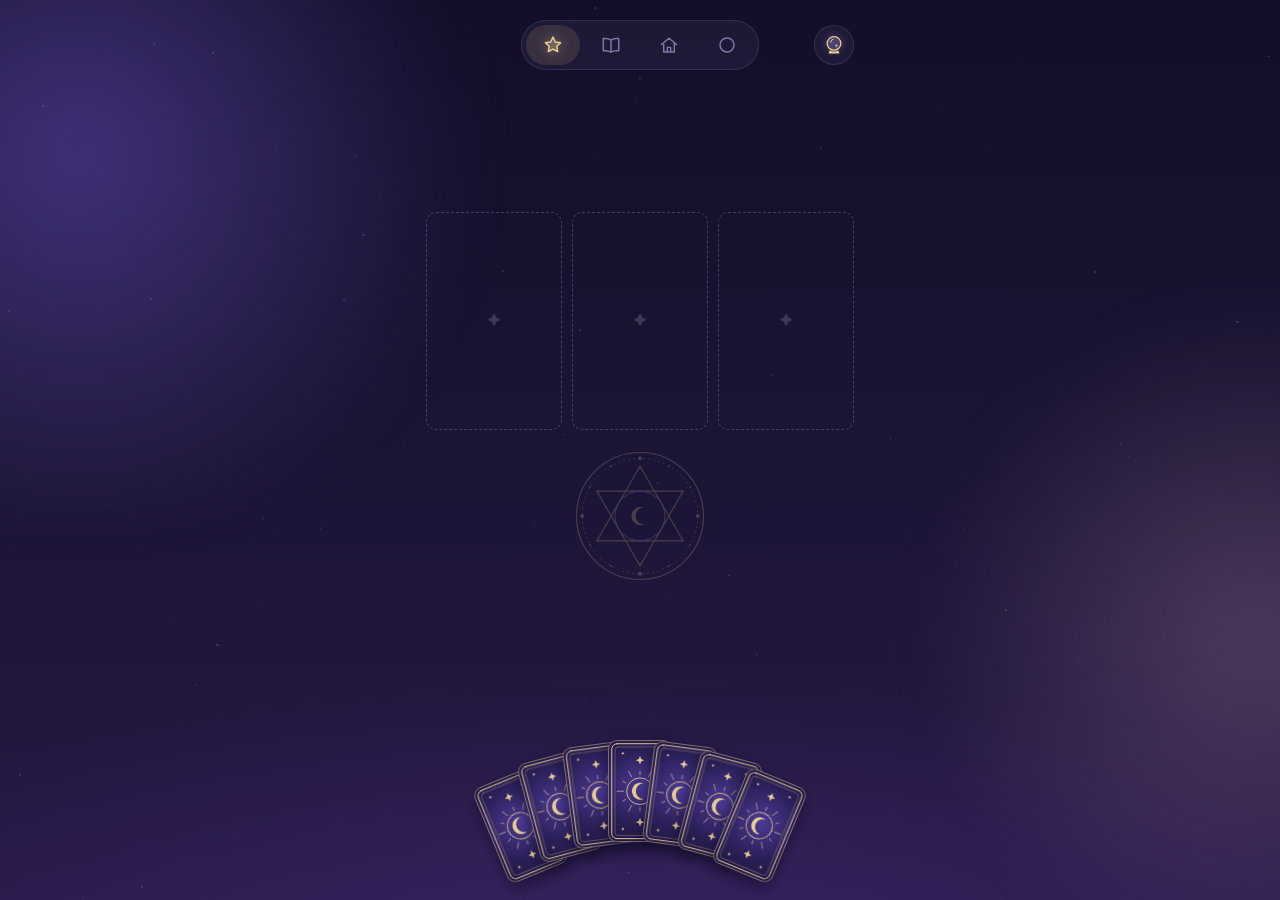
<file: index.html>
<!doctype html>
<html lang="zh-CN">
<head>
<meta charset="utf-8">
<meta name="viewport" content="width=device-width,initial-scale=1,maximum-scale=1,user-scalable=no,viewport-fit=cover">
<title>今天做什么</title>
<meta name="theme-color" content="#1B1433">
<meta name="apple-mobile-web-app-capable" content="yes">
<meta name="mobile-web-app-capable" content="yes">
<meta name="apple-mobile-web-app-status-bar-style" content="black-translucent">
<meta name="apple-mobile-web-app-title" content="今天做什么">
<meta name="format-detection" content="telephone=no">
<link rel="manifest" href="manifest.json">
<link rel="icon" type="image/svg+xml" href="icon.svg">
<link rel="apple-touch-icon" href="icon-180.png">
<link rel="stylesheet" href="core/base.css">
<!-- 先放上次用的主题的样式，打开时不会闪一下；换主题时会被替换 -->
<script>
  (function () {
    var id = 'tarot';
    try { id = localStorage.getItem('td-theme') || id; } catch (e) {}
    if (!/^[a-z0-9-]+$/.test(id)) id = 'tarot';
    document.write('<link rel="stylesheet" id="theme-css" href="themes/' + id + '/style.css">');
  })();
</script>
<script type="module" src="core/main.js"></script>
</head>
<body>
<div id="app"></div>
</body>
</html>
</file>
<file: core/base.css>
/* 所有主题共用：基础重置 + 选主题弹窗的结构。颜色由各主题用 --picker-* 变量给。 */
:root {
  --picker-dim: rgba(0, 0, 0, .4);
  --picker-bg: #FFF;
  --picker-fg: #111;
  --picker-line: rgba(0, 0, 0, .12);
  --picker-accent: #111;
}

* { box-sizing: border-box; margin: 0; padding: 0; -webkit-tap-highlight-color: transparent; }
html, body, #app { height: 100%; overflow: hidden; overscroll-behavior: none; }
body { -webkit-user-select: none; user-select: none; touch-action: manipulation; -webkit-font-smoothing: antialiased; }
button { font: inherit; color: inherit; background: none; border: 0; cursor: pointer; }
button:focus-visible { outline: 1.5px solid currentColor; outline-offset: 3px; }
[hidden] { display: none !important; }

/* ---------- 选主题弹窗：从右边滑出来 ---------- */
.picker {
  position: fixed; inset: 0; z-index: 100; display: flex; justify-content: flex-end;
  background: var(--picker-dim); opacity: 0; transition: opacity .3s ease;
}
.picker.open { opacity: 1; }
.picker-panel {
  width: min(76vw, 300px); height: 100%; overflow-y: auto;
  padding-top: max(20px, env(safe-area-inset-top));
  padding-bottom: max(20px, env(safe-area-inset-bottom));
  padding-left: 18px;
  padding-right: max(18px, env(safe-area-inset-right));
  background: var(--picker-bg); color: var(--picker-fg); border-left: 1px solid var(--picker-line);
  transform: translateX(100%); transition: transform .35s cubic-bezier(.2, .8, .2, 1);
}
.picker.open .picker-panel { transform: none; }
.picker-head { display: flex; align-items: center; justify-content: space-between; margin-bottom: 18px; font-size: 15px; letter-spacing: .2em; }
.picker-x { width: 36px; height: 36px; display: grid; place-items: center; opacity: .6; }
.picker-x svg { width: 16px; height: 16px; fill: none; stroke: currentColor; stroke-width: 1.6; stroke-linecap: round; }
.picker-list { display: grid; grid-template-columns: 1fr 1fr; gap: 12px; }
.picker-item { display: flex; flex-direction: column; gap: 8px; padding: 8px; border-radius: 12px; border: 1px solid var(--picker-line); font-size: 12px; text-align: center; }
.picker-item .sw { aspect-ratio: 5 / 6; border-radius: 8px; background-size: cover; background-position: center; }
.picker-item[aria-current="true"] { border-color: var(--picker-accent); box-shadow: 0 0 0 1px var(--picker-accent); color: var(--picker-accent); }

@media (prefers-reduced-motion: reduce) {
  .picker, .picker-panel { transition-duration: .01ms; }
}
</file>
